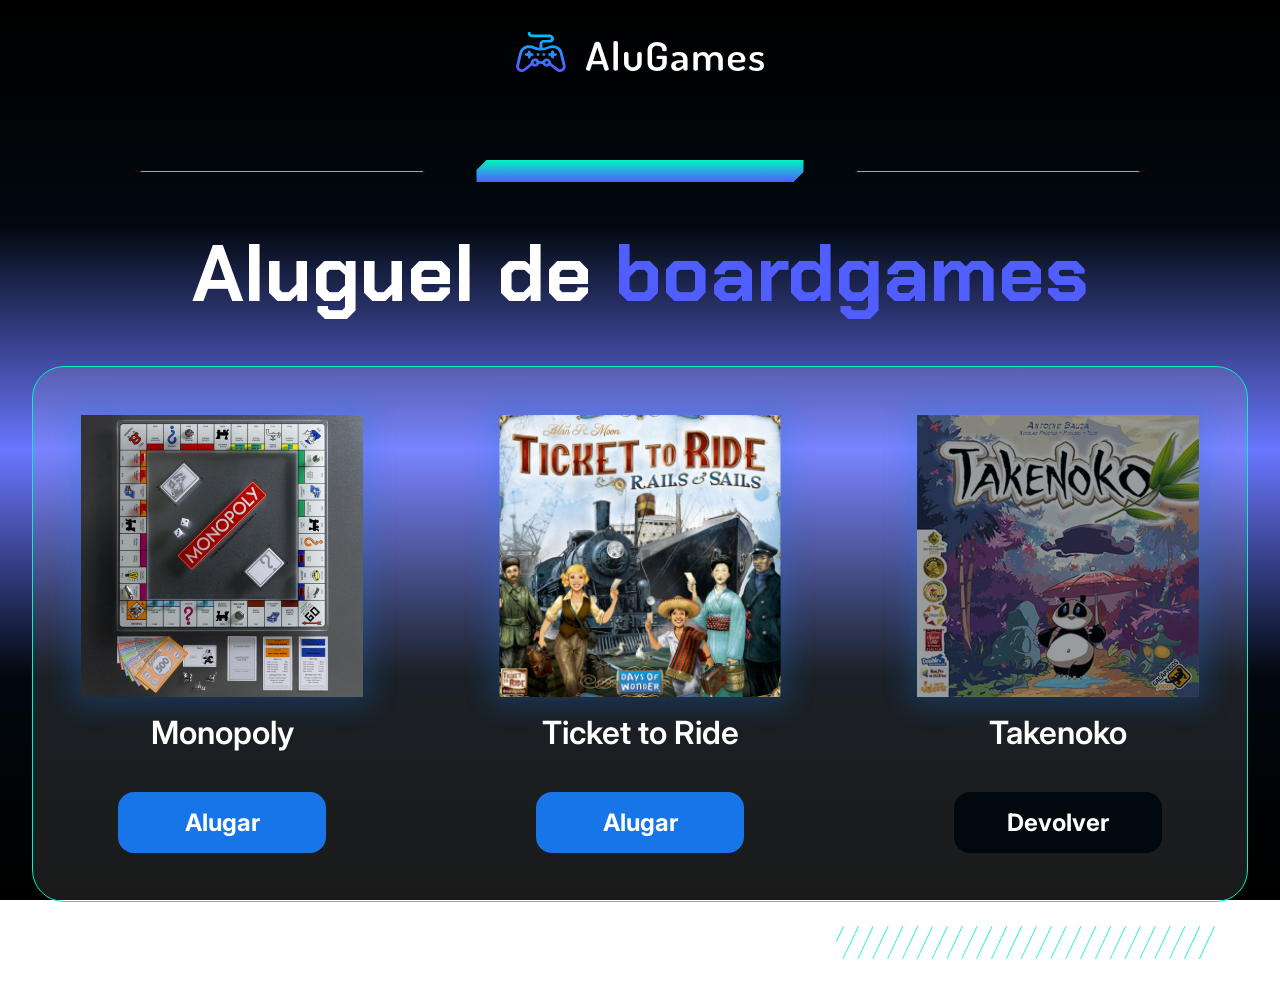
<file: 3411-praticando-logica-projeto_inicial/alugames/index.html>
<!DOCTYPE html>
<html lang="en">

<head>
    <meta charset="UTF-8">
    <meta name="viewport" content="width=device-width, initial-scale=1.0">
    <title>AluGames</title>
    <link rel="stylesheet" href="css/main.css">
</head>

<body class="body">
    <main class="container main">
        <img src="img/logo.svg" alt="Logo AluGames">
        <section class="divisor">
            <div class="divisor__line"></div>
            <img src="img/fade_bar.svg" alt="Visual bar" class="divisor__bar">
            <div class="divisor__line"></div>
        </section>
        <h1 class="page-title">Aluguel de <span class="page-title__emphasis">boardgames</span></h1>
        <section class="dashboard">
            <ul class="dashboard__items">
                <li class="dashboard__items__item" id="game-1">
                    <div class="dashboard__item__img">
                        <img src="img/monopoly.png" alt="Capa jogo Monopoly">
                    </div>
                    <p class="dashboard__item__name">Monopoly</p>
                    <a onclick="alterarStatus(1)" href="#" class="dashboard__item__button">Alugar</a>
                </li>
                <li class="dashboard__items__item" id="game-2">
                    <div class="dashboard__item__img">
                        <img src="img/ticket_to_ride.png" alt="Capa jogo Ticket to Ride">
                    </div>
                    <p class="dashboard__item__name">Ticket to Ride</p>
                    <a onclick="alterarStatus(2)" href="#" class="dashboard__item__button">Alugar</a>
                </li>
                <li class="dashboard__items__item" id="game-3">
                    <div class="dashboard__item__img dashboard__item__img--rented">
                        <img src="img/takenoko.png" alt="Capa jogo Takenoko">
                    </div>
                    <p class="dashboard__item__name">Takenoko</p>
                    <a onclick="alterarStatus(3)" href="#" class="dashboard__item__button dashboard__item__button--return">Devolver</a>
                </li>
            </ul>
        </section>
        <img src="img/hachuras.svg" alt="Visual hachuras" class="hachuras">
    </main>

    <script src="js/app.js"></script>
</body>

</html>
</file>
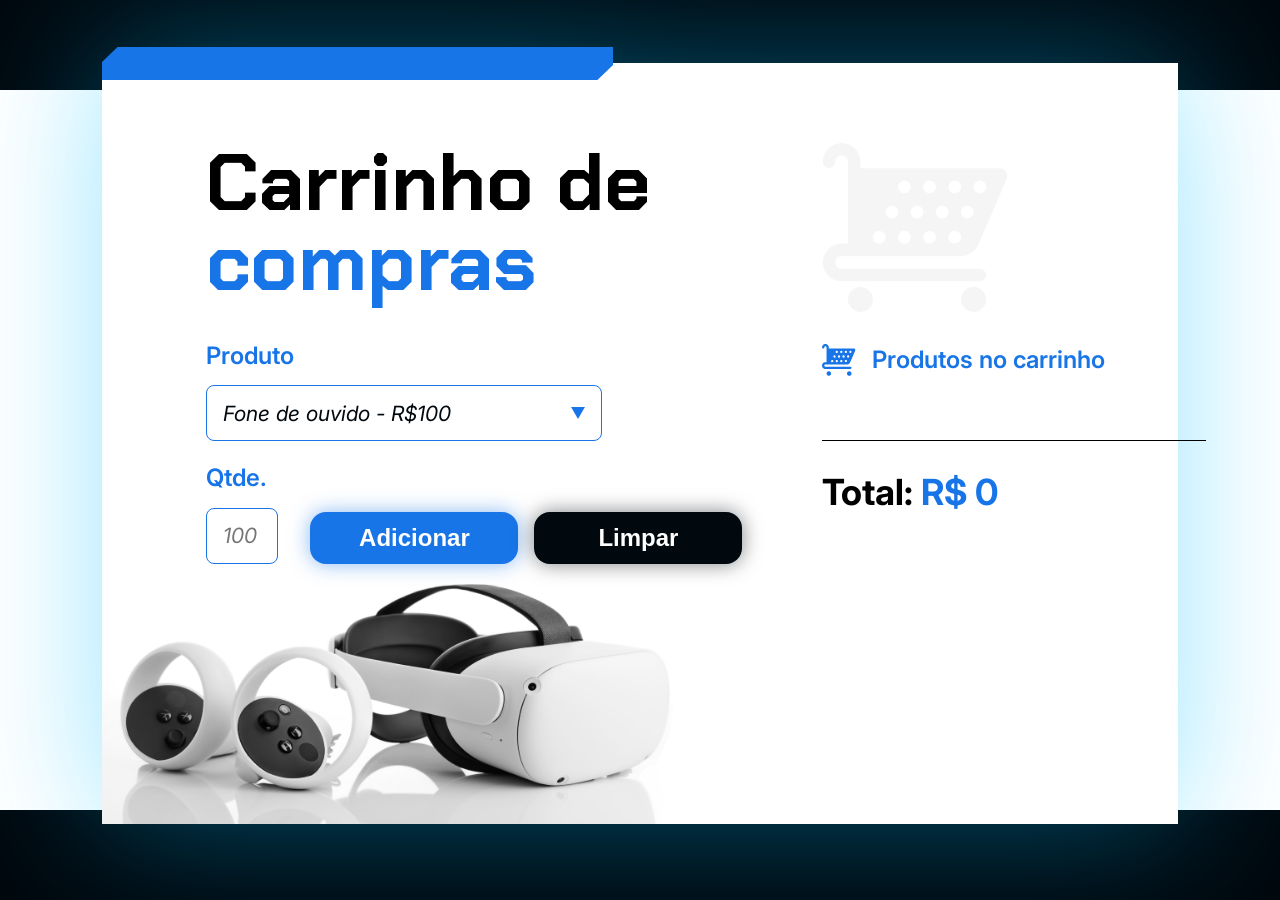
<file: 3411-praticando-logica-projeto_inicial/carrinho-compras/index.html>
<!DOCTYPE html>
<html lang="en">

<head>
  <meta charset="UTF-8">
  <meta name="viewport" content="width=device-width, initial-scale=1.0">

  <link rel="preconnect" href="https://fonts.googleapis.com">
  <link rel="preconnect" href="https://fonts.gstatic.com" crossorigin>
  <link href="https://fonts.googleapis.com/css2?family=Chakra+Petch:wght@700&family=Inter:wght@400;600;700&display=swap"
    rel="stylesheet">
  <link rel="stylesheet" href="style.css">

  <title>Carrinho de compras</title>
</head>

<body>
  <main class="conteudo-principal">
    <div class="grafismo-azul"></div>
    <section class="adicionar-produto">
      <h1 class="titulo">
        Carrinho de <span class="texto-azul">compras</span>
      </h1>

      <form class="formulario">
        <label class="campo-grupo">
          <span class="texto-medio-azul">Produto</span>
          <select class="produto-input" name="produto" id="produto">
            <option value="Fone de ouvido - R$100">Fone de ouvido - R$100</option>
            <option value="Celular - R$1400">Celular - R$1400</option>
            <option value="Oculus VR - R$5000">Oculus VR - R$5000</option>
          </select>
          </div>
        </label>

        <section class="parte-inferior">
          <label class="campo-grupo">
            <span class="texto-medio-azul">Qtde.</span>
            <input class="quantidade-input" id="quantidade" type="number" placeholder="100">
          </label>

          <section class="botoes-wrapper">
            <button onclick="adicionar()" type="button" class="botao-form botao-adicionar">Adicionar</button>
            <button onclick="limpar()" type="button" class="botao-form botao-limpar">Limpar</button>
          </section>
        </section>
      </form>
    </section>
    <section class="carrinho">
      <img src="./assets/carrinho-cinza.svg" alt="Imagem de um carrinho de compras cinza">

      <div class="titulo-wrapper">
        <img src="./assets/icone-carrinho.svg" alt="ícone de carrinho">

        <h2 class="carrinho__titulo">Produtos no carrinho</h2>
      </div>

      <section class="carrinho__produtos" id="lista-produtos">
        <section class="carrinho__produtos__produto">
          <span class="texto-azul">1x</span> Celular <span class="texto-azul">R$1400</span>
        </section>
      </section>

      <div class="divisoria"></div>

      <p class="carrinho__total">
        Total: <span class="texto-azul" id="valor-total">R$1400</span>
      </p>
    </section>
  </main>

  <script src="js/app.js"></script>
</body>

</html>
</file>
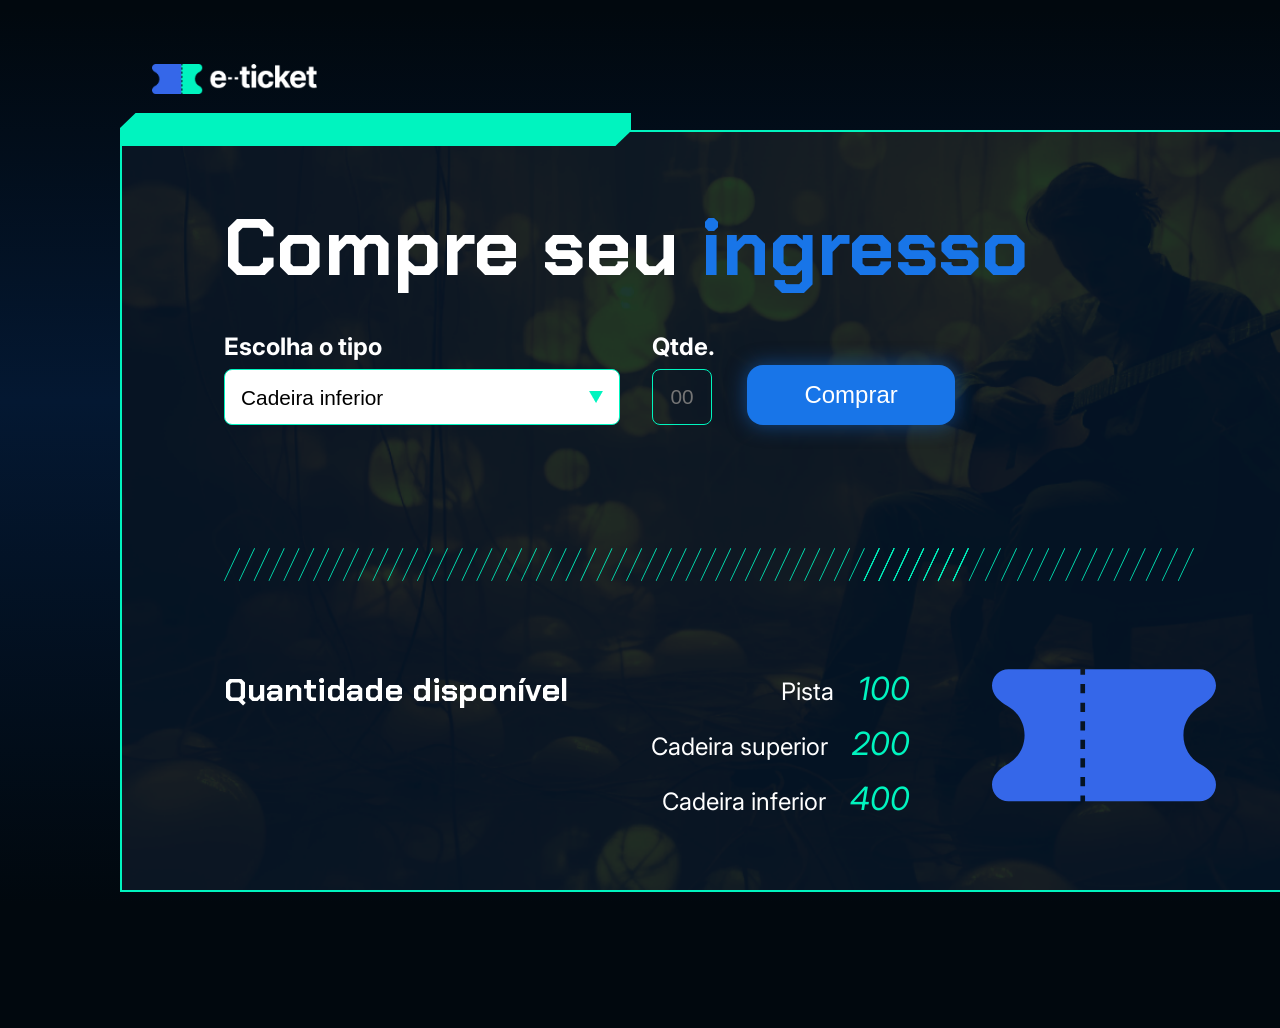
<file: 3411-praticando-logica-projeto_inicial/ingresso/index.html>
<!DOCTYPE html>
<html lang="pt-BR">

<head>
    <meta charset="UTF-8">
    <meta name="viewport" content="width=device-width, initial-scale=1.0">
    <link rel="preconnect" href="https://fonts.googleapis.com">
    <link rel="preconnect" href="https://fonts.gstatic.com" crossorigin>
    <link href="https://fonts.googleapis.com/css2?family=Chakra+Petch:wght@700&family=Inter:wght@400;700&display=swap" rel="stylesheet">
    <link rel="stylesheet" href="./styles/_reset.css">
    <link rel="stylesheet" href="./styles/style.css">
    <title>e-Ticket</title>
</head>

<body>
    <header>
        <img class="logo" src="./assets/PNG/Logo e-tricket.png" alt="Logo">
    </header>
    <main class="container">

        <div class="grafismo"></div>
        <h1>Compre seu <span>ingresso</span></h1>
        <form action="">
            <label class="input-group">
                Escolha o tipo
                <select name="tipo-ingresso" id="tipo-ingresso">
                    <option value="inferior">Cadeira inferior</option>
                    <option value="superior">Cadeira superior</option>
                    <option value="pista">Pista</option>
                </select>
            </label>
            <label class="input-group">Qtde.
                <input type="number" id="qtd" placeholder="00" min="1" max="10">
            </label>
            <button onclick="comprar()" type="button">Comprar</button>
        </form>
        <img class="hachuras" src="./assets/SVG/Hachuras.svg" alt="">
        <section>
            <h2>Quantidade disponível</h2>

            <ul class="lista">
                <li>Pista<span id="qtd-pista">100</span></li>
                <li>Cadeira superior<span id="qtd-superior">200</span></li>
                <li>Cadeira inferior<span id="qtd-inferior">400</span></li>
                
            </ul>
            <img src="./assets/Ingresso.svg" alt="">
        </section>
    </main>

    <script src="js/app.js"></script>
</body>

</html>
</file>
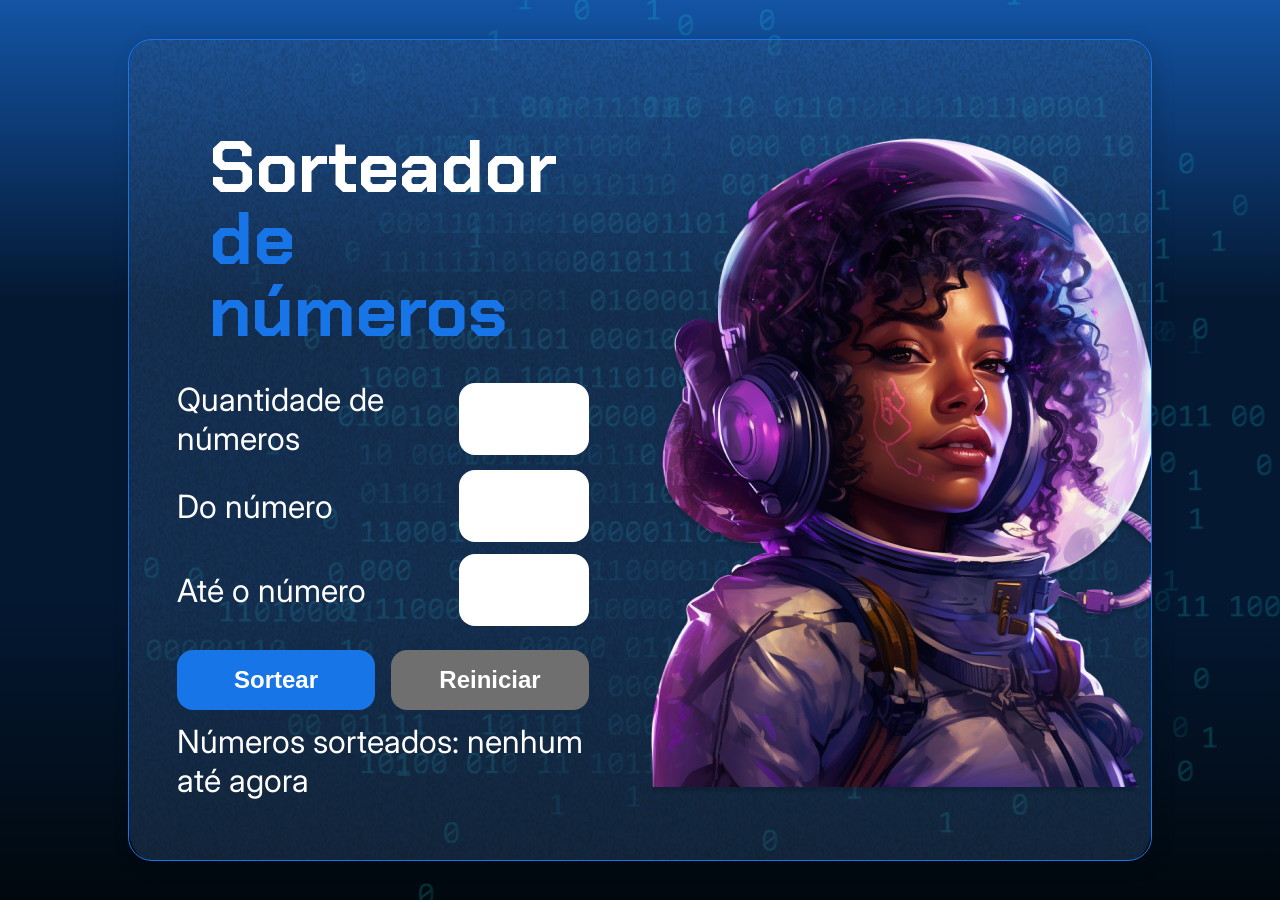
<file: 3411-praticando-logica-projeto_inicial/sorteador-numerosalua 1/index.html>
<!DOCTYPE html>
<html lang="pt-br">

<head>
    <meta charset="UTF-8">
    <meta name="viewport" content="width=device-width, initial-scale=1.0">
    <link rel="preconnect" href="https://fonts.googleapis.com">
    <link rel="preconnect" href="https://fonts.gstatic.com" crossorigin>
    <link href="https://fonts.googleapis.com/css2?family=Chakra+Petch:wght@700&family=Inter:wght@400;700&display=swap" rel="stylesheet">
    <link rel="stylesheet" href="style.css">
    <title>Sorteador de números</title>
</head>

<body>
    <div class="container">
        <div class="container__conteudo">
            <div class="container__informacoes">
                <div class="container__texto">
                    <h1>Sorteador<span class="container__texto-azul"> de números</span></h1>

                    <div class="container__campo">
                        <label class="texto__paragrafo">Quantidade de números</label>
                        <input class="container__input" id="quantidade" type="number" min="1">
                    </div>
                    
                    <div class="container__campo">
                        <label class="texto__paragrafo">Do número</label>
                        <input class="container__input" id="de" type="number" min="1">
                    </div>
                    
                    <div class="container__campo">
                        <label class="texto__paragrafo">Até o número</label>
                        <input class="container__input" id="ate" type="number" min="1">
                    </div>
                </div>
                
                <div class="chute container__botoes">
                    <button onclick="sortear()" id="btn-sortear" class="container__botao">Sortear</button>
                    <button onclick="reiniciar()" id="btn-reiniciar" class="container__botao-desabilitado" >Reiniciar</button>
                </div>

                <div class="container__texto" id="resultado">
                    <label class="texto__paragrafo">Números sorteados:  nenhum até agora</label>
                </div>
            </div>

            <img src="./img/ia.png" alt="Uma pessoa com capacete de astronauta" class="container__imagem-pessoa" />
        </div>
    </div>

    <script src="app.js" defer></script>
</body>

</html>
</file>
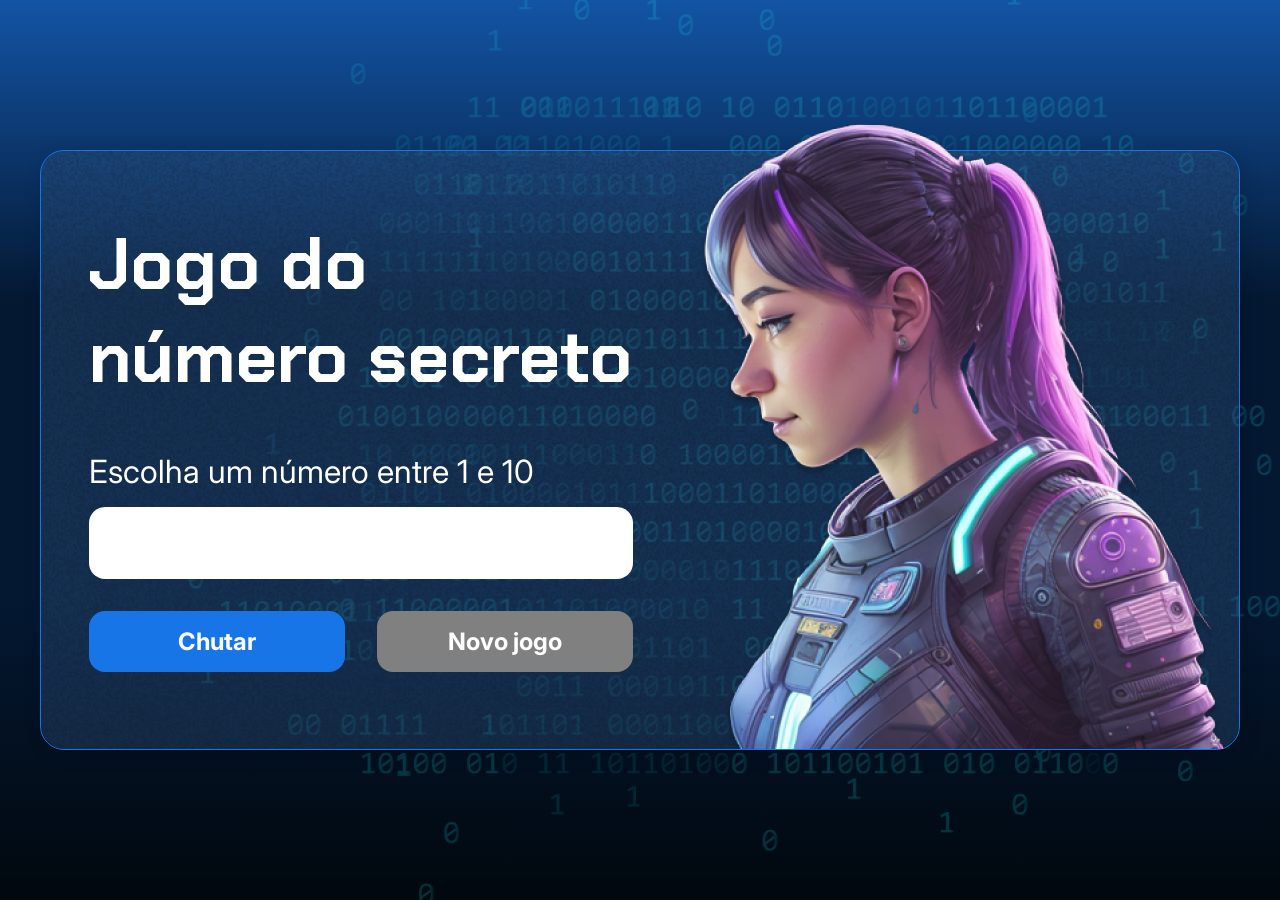
<file: curso 2 aulas/js-curso-2-aula_1/index.html>
<!DOCTYPE html>
<html lang="pt-br">

<head>
    <meta charset="UTF-8">
    <meta name="viewport" content="width=device-width, initial-scale=1.0">
    <script src="https://code.responsivevoice.org/responsivevoice.js"></script>
    <link rel="preconnect" href="https://fonts.googleapis.com">
    <link rel="preconnect" href="https://fonts.gstatic.com" crossorigin>
    <link href="https://fonts.googleapis.com/css2?family=Chakra+Petch:wght@700&family=Inter:wght@400;700&display=swap"
        rel="stylesheet">
    <link rel="stylesheet" href="style.css">
    <title>JS Game</title>
</head>

<body>

    <div class="container">
        <div class="container__conteudo">
            <div class="container__informacoes">
                <div class="container__texto">
                    <h1>Adivinhe o <span class="container__texto-azul">numero secreto</span></h1>
                    <p class="texto__paragrafo">Escolha um número entre 1 a 10</p>
                </div>
                <input type="number" min="1" max="10" class="container__input">
                <div class="chute container__botoes">
                    <button onclick="verificarChute()" class="container__botao">Chutar</button>
                    <button onclick="" id="reiniciar" class="container__botao" disabled>Novo jogo</button>
                </div>
            </div>
            <img src="./img/ia.png" alt="Uma pessoa olhando para a esquerda" class="container__imagem-pessoa" />
        </div>
    </div>




    <script src="app.js" defer></script>
</body>

</html>
</file>
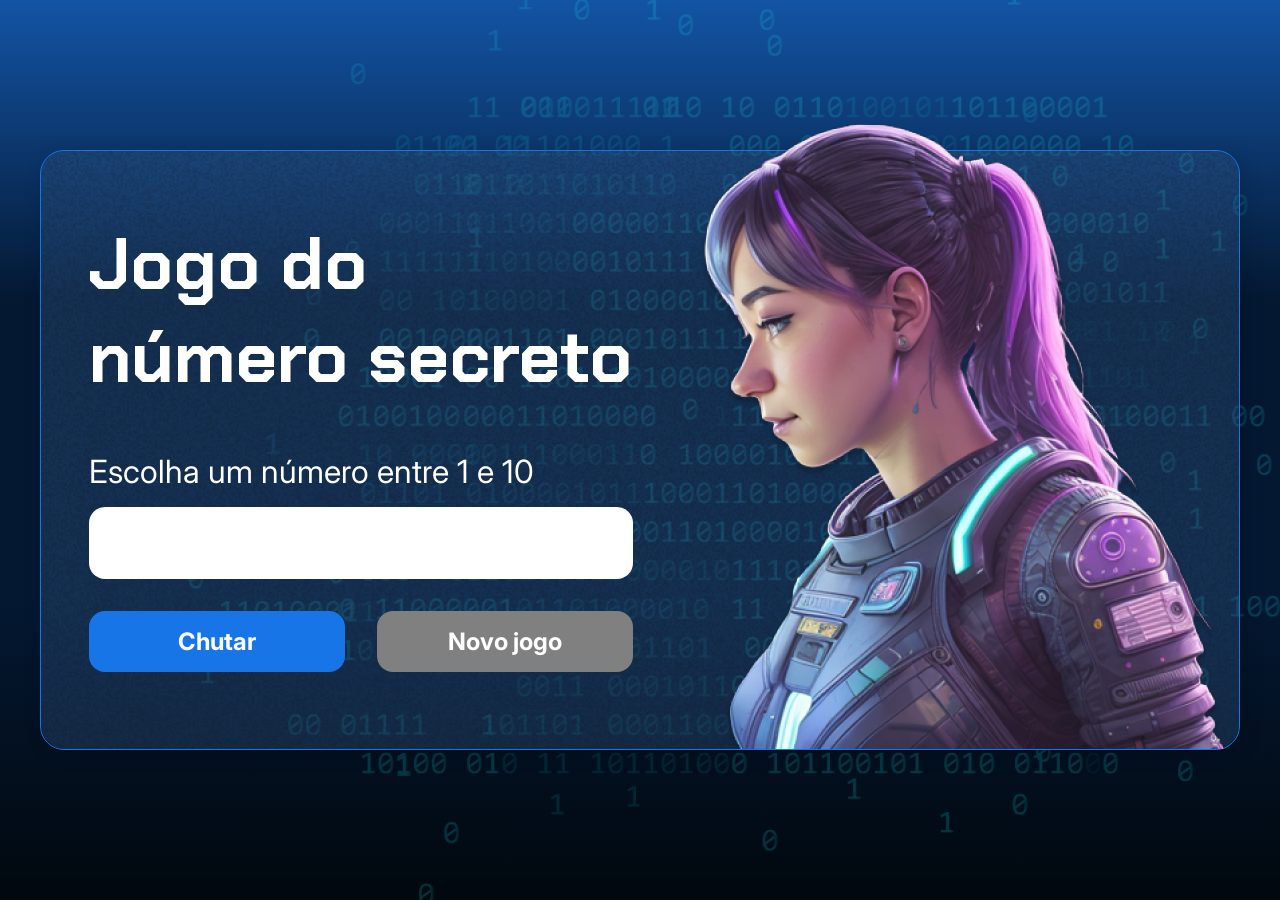
<file: curso 2 aulas/js-curso-2-aula_2/index.html>
<!DOCTYPE html>
<html lang="pt-br">

<head>
    <meta charset="UTF-8">
    <meta name="viewport" content="width=device-width, initial-scale=1.0">
    <script src="https://code.responsivevoice.org/responsivevoice.js"></script>
    <link rel="preconnect" href="https://fonts.googleapis.com">
    <link rel="preconnect" href="https://fonts.gstatic.com" crossorigin>
    <link href="https://fonts.googleapis.com/css2?family=Chakra+Petch:wght@700&family=Inter:wght@400;700&display=swap"
        rel="stylesheet">
    <link rel="stylesheet" href="style.css">
    <title>JS Game</title>
</head>

<body>

    <div class="container">
        <div class="container__conteudo">
            <div class="container__informacoes">
                <div class="container__texto">
                    <h1>Adivinhe o <span class="container__texto-azul">numero secreto</span></h1>
                    <p class="texto__paragrafo">Escolha um número entre 1 a 10</p>
                </div>
                <input type="number" min="1" max="10" class="container__input">
                <div class="chute container__botoes">
                    <button onclick="verificarChute()" class="container__botao">Chutar</button>
                    <button onclick="" id="reiniciar" class="container__botao" disabled>Novo jogo</button>
                </div>
            </div>
            <img src="./img/ia.png" alt="Uma pessoa olhando para a esquerda" class="container__imagem-pessoa" />
        </div>
    </div>




    <script src="app.js" defer></script>
</body>

</html>
</file>
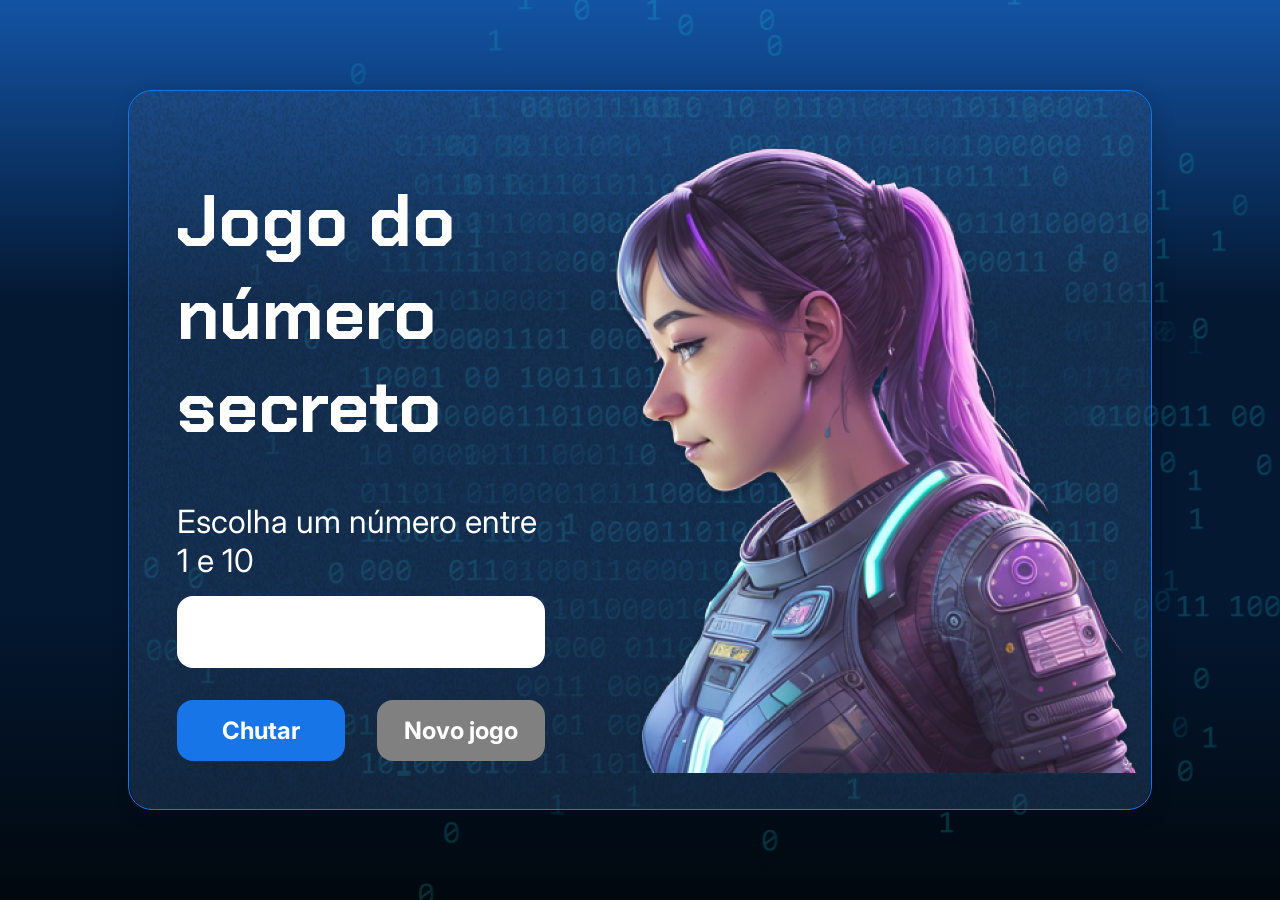
<file: curso 2 aulas/js-curso-2-aula_3/index.html>
<!DOCTYPE html>
<html lang="pt-br">

<head>
    <meta charset="UTF-8">
    <meta name="viewport" content="width=device-width, initial-scale=1.0">
    <script src="https://code.responsivevoice.org/responsivevoice.js"></script>
    <link rel="preconnect" href="https://fonts.googleapis.com">
    <link rel="preconnect" href="https://fonts.gstatic.com" crossorigin>
    <link href="https://fonts.googleapis.com/css2?family=Chakra+Petch:wght@700&family=Inter:wght@400;700&display=swap"
        rel="stylesheet">
    <link rel="stylesheet" href="style.css">
    <title>JS Game</title>
</head>

<body>

    <div class="container">
        <div class="container__conteudo">
            <div class="container__informacoes">
                <div class="container__texto">
                    <h1>Adivinhe o <span class="container__texto-azul">numero secreto</span></h1>
                    <p class="texto__paragrafo">Escolha um número entre 1 a 10</p>
                </div>
                <input type="number" min="1" max="10" class="container__input">
                <div class="chute container__botoes">
                    <button onclick="verificarChute()" class="container__botao">Chutar</button>
                    <button onclick="reiniciarJogo()" id="reiniciar" class="container__botao" disabled>Novo jogo</button>
                </div>
            </div>
            <img src="./img/ia.png" alt="Uma pessoa olhando para a esquerda" class="container__imagem-pessoa" />
        </div>
    </div>




    <script src="app.js" defer></script>
</body>

</html>
</file>
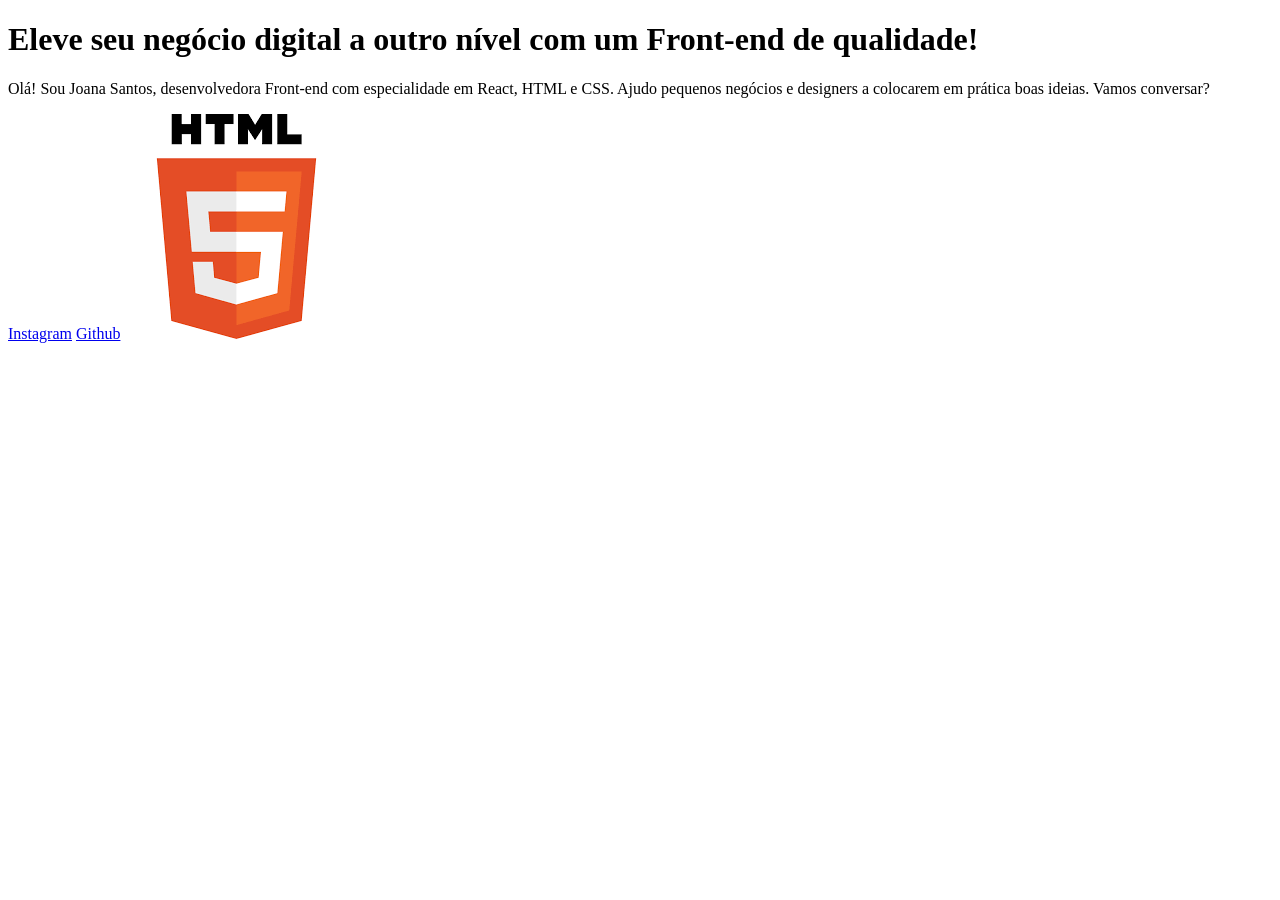
<file: curso 3 HTML e CSS/Portifolio-HTML-e-CSS-aula_2/index.html>
<!DOCTYPE html>
<html lang="pt-br">

<head>
    <meta charset="UTF-8">
    <meta http-equiv="X-UA-Compatible" content="IE=edge ">
    <meta name="viewport" content="width=device-width, initial-scale=1.0">
    <title>Portifolio</title>
</head>

<body>
    <header></header>
    <main>
        <h1>Eleve seu negócio digital a outro nível <strong>com um Front-end de qualidade!</h1></strong>
        <p>Olá! Sou Joana Santos, desenvolvedora Front-end com especialidade em React, HTML e CSS. Ajudo pequenos
            negócios e designers a colocarem em prática boas ideias. Vamos conversar?</p>
            <a href="https://instagram.com/paulo_px6">Instagram</a>
            <a href="https://github/com/Paulo-exp">Github</a>
            <img src="html.png" alt="Foto do html 5">
    </main>
    <footer></footer>
</body>

</html>
</file>
<file: 3411-praticando-logica-projeto_inicial/alugames/css/main.css>
@import url(_reset.css);
@import url('https://fonts.googleapis.com/css2?family=Chakra+Petch:wght@700&family=Inter:wght@600;700&display=swap');

.body {
    color: #FFFFFF;

    min-height: 100vh;

    background: rgb(0, 0, 0);
    background: linear-gradient(to bottom, rgba(0, 0, 0, 1) 0%, rgba(1, 8, 14, 1) 25%, rgba(80, 94, 255, 0.85) 50%, rgba(1, 8, 14, 1) 75%, rgba(0, 0, 0, 1) 100%);
    background-repeat: no-repeat;
    background-attachment: fixed;

    display: flex;
    flex-direction: column;
    justify-content: center;

    padding: 2rem;
}

@media screen and (min-width: 1440px) {
    .body {
        padding: 2rem calc((100vw - 1086px)/2);
    }
}

.main {
    display: flex;
    flex-direction: column;
    align-items: center;
}

.divisor {
    display: flex;
    gap: 53px;
    align-items: center;

    margin: 88px 0px 40px;
}

.divisor__line {
    height: 1px;
    width: 282px;
    background-color: #00F4BF;
}

.page-title {
    font-family: 'Chakra Petch', sans-serif;
    font-weight: 700;
    font-size: 5rem;

    margin-bottom: 2.5rem;
}

.page-title__emphasis {
    color: #505EFF;
}

.dashboard {
    background-color: rgba(255, 255, 255, 0.1);

    border-radius: 2rem;
    border-width: 1px;
    border-style: solid;
    border-color: #00F4BF;

    padding: 3rem;
    width: 100%;
}

.dashboard__items {
    display: flex;
    justify-content: space-between;
}

.dashboard__items__item {
    display: flex;
    flex-direction: column;
    align-items: center;
    justify-content: flex-start;

    font-family: 'Inter', sans-serif;
}

.dashboard__item__img {
    box-shadow: 0px 0px 24px 8px rgba(24, 118, 232, 0.25);

    margin-bottom: 1rem;
}

.dashboard__item__img--rented {
    position: relative;
}

.dashboard__item__img--rented::after {
    content: "";
    display: block;
    width: 100%;
    height: 100%;

    position: absolute;
    top: 0;
    
    background-color: rgba(1, 8, 14, 0.4);
}

.dashboard__item__name {
    font-weight: 600;
    font-size: 2rem;

    margin-bottom: 2.5rem;
}

.dashboard__item__button {
    display: flex;
    justify-content: center;

    font-weight: 700;
    font-size: 1.5rem;

    padding: 1rem 1.5rem;
    min-width: 13rem;

    border-radius: 1rem;

    background-color: #1875E8;
}

.dashboard__item__button--return {
    background-color: #01080E;
}

.hachuras {
    margin-top: 1.5rem;
    margin-right: 33px;
    align-self: flex-end;
}
</file>
<file: 3411-praticando-logica-projeto_inicial/carrinho-compras/style.css>
* {
  margin: 0;
  padding: 0;
  box-sizing: border-box;
}

body {
  min-height: 100vh;
  height: auto;
  background: linear-gradient(to bottom,
      #01080E 10%,
      #FFF 10%,
      #FFF 90%,
      #01080E 90%);
  padding: 7vh 8vw 5vh;
  font-family: 'Inter', sans-serif;
  font-size: 16px;
}

button {
  background: inherit;
  color: inherit;
  border: 0;
}

select {
  appearance: none;
}

input[type="number"]::-webkit-outer-spin-button,
input[type="number"]::-webkit-inner-spin-button {
    -webkit-appearance: none;
    margin: 0;
}

input[type="number"] {
    appearance: textfield;
}

.texto-medio-azul {
  color: var(--Light-Blue, #1875E8);
  font-size: 1.5rem;
  font-style: normal;
  font-weight: 600;
  line-height: 110%; /* 1.65rem */
}

.conteudo-principal {
  filter: drop-shadow(0px 0px 70px rgba(2, 189, 255, 0.40));
  min-height: 100%;
  padding: 5rem 6.5rem;
  
  display: grid;
  grid-template-columns: 1.375fr 1fr;
  column-gap: 5rem;

  background: white url('./assets/oculos.png') no-repeat bottom left;
  background-size: auto 40%;

  position: relative;
  background-position: left bottom -40px;
}

.grafismo-azul {
  position: absolute;
  width: 31.9375rem;
  height: 2.0625rem;
  background-image: url('./assets/grafismo-azul.svg');
  top: -1rem;
}

.titulo {
  font-family: 'Chakra Petch', sans-serif;
  font-size: 5rem;
  font-style: normal;
  font-weight: 700;
  line-height: 100%;
  margin-bottom: 2.5rem;
}

.texto-azul {
  color: #1875E8;
}

.formulario {
  display: flex;
  flex-direction: column;
  align-items: flex-start;
  gap: 1.5rem;
}

.formulario .campo-grupo {
  display: flex;
  flex-direction: column;
  align-items: flex-start;
  gap: 1rem;
}

.produto-input {
  width: 24.75rem;
  height: 3.5rem;
  padding: 1rem;
  border-radius: 0.5rem;
  border: 1px solid var(--Light-Blue, #1875E8);

  color: var(--Void, #01080E);
  font-family: Inter;
  font-size: 1.3125rem;
  font-style: italic;
  font-weight: 400;
  line-height: 110%;
  
  background: url('./assets/arrow-down.svg') no-repeat right 1rem top 50%;
}

.dropdown {
  width: 3.375rem;
  height: 3.5rem;
  padding: 1rem;
  justify-content: center;
  align-items: center;
  gap: 0.625rem;
  border-radius: 0rem 0.5rem 0.5rem 0rem;
  border: 1px solid var(--Light-Blue, #1875E8);
  cursor: pointer;
}

.formulario > .parte-inferior {
  display: flex;
  align-items: flex-end;
  gap: 2rem;
}

.quantidade-input {
  display: flex;
  height: 3.5rem;
  padding: 1rem;
  width: 4.5rem;
  border-radius: 0.5rem;
  border: 1px solid var(--Light-Blue, #1875E8);

  color: var(--Void, #01080E);
  font-family: Inter;
  font-size: 1.3125rem;
  font-style: italic;
  font-weight: 400;
  line-height: 110%;
}

.botoes-wrapper {
  display: flex;
  align-items: flex-end;
  gap: 1rem;
}

.botao-form {
  display: flex;
  flex-direction: column;
  justify-content: center;
  align-items: center;
  width: 13rem;
  height: 3.25rem;
  padding: 1rem 1.5rem;
  gap: 0.625rem;
  border-radius: 1rem;
  cursor: pointer;
}

.botao-adicionar {
  background: var(--Light-Blue, #1875E8);
  box-shadow: 0px 0px 20px 0px rgba(24, 117, 232, 0.50);

  color: var(--Branco, #FFF);
  font-size: 1.5rem;
  font-weight: 700;
  line-height: normal;
}

.botao-limpar {
  border-radius: 1rem;
  background: var(--Void, #01080E);
  box-shadow: 0px 0px 20px 0px rgba(1, 8, 14, 0.50);

  color: var(--Branco, #FFF);
  font-size: 1.5rem;
  font-weight: 700;
  line-height: normal;
}

.carrinho {
  display: flex;
  width: 24rem;
  flex-direction: column;
  align-items: flex-start;
  gap: 2rem;
}

.titulo-wrapper {
  display: flex;
  align-items: center;
  gap: 1rem;
}

.carrinho__titulo {
  color: var(--Light-Blue, #1875E8);
  font-family: Inter;
  font-size: 1.5rem;
  font-style: normal;
  font-weight: 600;
  line-height: 110%; /* 1.65rem */
}

.carrinho__produtos {
  display: flex;
  flex-direction: column;
  align-items: flex-start;
  gap: 1rem;
}

.carrinho__produtos__produto {
  font-size: 1.3125rem;
  font-style: italic;
  font-weight: 400;
  line-height: 110%; /* 1.44375rem */
}

.divisoria {
  width: 24rem;
  height: 0.0625rem;
  background: #000;
}

.carrinho__total {
  font-size: 2.25rem;
  font-weight: 700;
  line-height: 110%; /* 2.475rem */
}

.adicionar-produto {
  padding-bottom: 180px;
}
</file>
<file: 3411-praticando-logica-projeto_inicial/ingresso/styles/style.css>
body {
    width: 1440px;
    height: 100vh;
    background: linear-gradient(180deg, rgba(1, 8, 14, 1) 1%, rgba(4, 24, 50, 1) 39%, rgba(1, 8, 14, 1) 88%);
    margin: 5% auto;
    color: #fff;
}

header {
    width: 1200px;
    margin: 2rem auto;
}

header .logo {
    width: 196.8px;
    padding-left: 2rem;
}

main.container {
    width: 1200px;
    height: auto;
    border: 2px solid #00F4BF;
    margin: 0 auto;
    padding: 4.5rem 6.38rem;
    background-image: url('../assets/PNG/Imagem\ com\ borda.png');
    background-size: cover;
    position: relative;
}

main.container .grafismo {
    background: url('../assets/SVG/Grafismo\ verde.svg');
    width: 31.9375rem;
    height: 2.0625rem;
    position: absolute;
    top: -19px;
    left: -2px;
}

main.container h1 {
    font-family: 'Chakra Petch', sans-serif;
    font-size: 5rem;
    line-height: 110%;
}

main.container h1 span {
    color: #1875E8;
}

form {
    display: flex;
    align-items: flex-end;
    gap: 2rem;
    margin: 2.5rem 0;
}

form .input-group {
    display: flex;
    flex-direction: column;
    align-items: flex-start;
    gap: .5rem;

    font-family: 'Inter', sans-serif;
    font-weight: 700;
    font-size: 1.5rem;
}

form .input-group select,
form .input-group input {
    background: none;
    color: white;
    border: 1px solid #00F4BF;
    border-radius: .5rem;
    height: 3.5rem;
    padding: .5rem 1rem;
    font-size: 1.3rem;
}

form .input-group select {
    width: 24.75rem;
    appearance: none;
    background: url('../assets/PNG/Arrow\ down.png') no-repeat right 1rem top 50%;
    color: black;
    background-color: white;
}

form .input-group input {
    width: 60px;
}

form .input-group input::placeholder {
    text-align: center;
}

form button {
    color: white;
    font-size: 1.5rem;
    border: none;
    background-color: #1875E8;
    padding: 1rem 1.5rem;
    border-radius: 1rem;
    width: 13rem;
    box-shadow: 0px 0px 20px 0px rgba(24, 117, 232, 0.50);
    cursor: pointer;
}

.hachuras {
    margin: 5.19rem 0;
}

.container section {
    display: flex;
    justify-content: space-between;
    align-items: flex-start;
    align-self: stretch;
}

.container section h2 {
    font-size: 2rem;
}

.container section ul {
    display: flex;
    flex-direction: column;
    align-items: flex-end;
    gap: 1rem;

    font-size: 1.5rem;
    font-family: 'Inter', sans-serif;
    font-weight: 400;
}

.container section ul li span {
    color: #00F4BF;
    font-style: italic;
    font-size: 2rem;
    padding-left: 1.5rem;
}
</file>
<file: 3411-praticando-logica-projeto_inicial/sorteador-numerosalua 1/style.css>
* {
    box-sizing: border-box;
    margin: 0;
    padding: 0;
    color: white;
}

body {
    background: linear-gradient(#1354A5 0%, #041832 33.33%, #041832 66.67%, #01080E 100%);
    height: 100vh;
    display: flex;
    align-items: center;
    justify-content: center;
}

body::before {
    background-image: url("img/code.png");
    background-repeat: no-repeat;
    background-position: right;
    content: "";
    display: block;
    position: absolute;
    width: 100%;
    height: 100%;
    opacity: 0.4;
}

.container {
    width: 80%;
    min-height: 50vh;
    display: flex;
    align-items: center;
    justify-content: space-between;
    border-radius: 24px;
    border: 1px solid #1875E8;
    box-shadow: 4px 4px 20px 0px rgba(1, 8, 14, 0.15);
    background-image: url("img/Ruido.png");
    background-size: 100% 100%;
    position: relative;
    overflow: hidden;
}

.container__conteudo {
    display: flex;
    align-items: center;
    position: relative;
    width: 100%;
}

.container__informacoes {
    flex: 1;
    padding: 3rem;
}

.container__texto {
    margin: 12px 0;
    display: flex;
    flex-direction: column;
}

.container__texto-azul {
    color: #1875E8;
    display: block;

}

.container__campo {
    display: flex;
    align-items: center;
    justify-content: space-between;
    margin-bottom: 12px;
}

.container__input {
    width: 130px;
    height: 72px;
    border-radius: 16px;
    background-color: #FFF;
    border: none;
    color: #1875E8;
    padding: 2rem;
    font-size: 24px;
    font-weight: 700;
    font-family: 'Inter', sans-serif;
}

.container__botoes {
    display: flex;
    flex-direction: row;
    gap: 1em;
}

.container__botao {
    border-radius: 16px;
    background: #1875E8;
    padding: 16px 24px;
    font-size: 24px;
    width: 100%;
    font-weight: 700;
    border: none;
    cursor: pointer;
}

.container__botao-desabilitado {
    border-radius: 16px;
    background: #6f6f70;
    padding: 16px 24px;
    font-size: 24px;
    width: 100%;
    font-weight: 700;
    border: none;
    cursor: not-allowed;
}

h1 {
    font-family: 'Chakra Petch', sans-serif;
    font-size: 72px;
    font-style: normal;
    font-weight: 700;
    line-height: 100%;
    padding: 2rem;
}

.texto__paragrafo {
    color: #FFF;
    font-family: 'Inter';
    font-size: 32px;
    font-style: normal;
    font-weight: 400;
    line-height: normal;
}

.container__imagem-pessoa {
    max-width: 100%;
    height: auto;
    margin-top: 2rem;
}

button:disabled {
    background-color: gray;
}

@media screen and (max-width: 1250px) {
    .container__imagem-pessoa {
        display: none;
    }

    h1 {
        font-size: 50px;
    }
}
</file>
<file: curso 2 aulas/js-curso-2-aula_1/style.css>
* {
    box-sizing: border-box;
    margin: 0;
    padding: 0;
    color: white;
}

body {
    background: linear-gradient(#1354A5 0%, #041832 33.33%, #041832 66.67%, #01080E 100%);
    height: 100vh;
    display: flex;
    align-items: center;
    justify-content: center;
}


body::before {
    background-image: url("img/code.png");
    background-repeat: no-repeat;
    background-position: right;
    content: "";
    display: block;
    position: absolute;
    width: 100%;
    height: 100%;
    opacity: 0.4;
}

.container {
    width: 1200px;
    height: 600px;
    display: flex;
    align-items: center;
    justify-content: space-between;
    border-radius: 24px;
    border: 1px solid #1875E8;
    box-shadow: 4px 4px 20px 0px rgba(1, 8, 14, 0.15);
    background-image: url("img/Ruido.png");
    background-size: 100% 100%;
    position: relative;
}


.container__conteudo {
    display: flex;
    align-items: center;
    position: absolute;
    bottom: 0;
}

.container__informacoes {
    flex: 1;
    padding: 3rem;
}

.container__botao {
    border-radius: 16px;
    background: #1875E8;
    padding: 16px 24px;
    width: 100%;
    font-size: 24px;
    font-weight: 700;
    border: none;
    margin-top: 2rem;
}

button:disabled {
    background-color: gray;
}

.container__texto {
    margin: 16px 0 16px 0;
}

.container__texto-azul {
    color: #1875E8;
}

.container__input {
    width: 100%;
    height: 72px;
    border-radius: 16px;
    background-color: #FFF;
    border: none;
    color: #1875E8;
    padding: 2rem;
    font-size: 24px;
    font-weight: 700;
    font-family: 'Inter', sans-serif;
}

.container__botoes {
    display: flex;
    gap: 2em;
}

h1 {
    font-family: 'Chakra Petch', sans-serif;
    font-size: 72px;
    padding-bottom: 3rem;
}

p,
button {
    font-family: 'Inter', sans-serif;
}

.texto__paragrafo {
    font-size: 32px;
    font-weight: 400;
}
</file>
<file: curso 2 aulas/js-curso-2-aula_2/style.css>
* {
    box-sizing: border-box;
    margin: 0;
    padding: 0;
    color: white;
}

body {
    background: linear-gradient(#1354A5 0%, #041832 33.33%, #041832 66.67%, #01080E 100%);
    height: 100vh;
    display: flex;
    align-items: center;
    justify-content: center;
}


body::before {
    background-image: url("img/code.png");
    background-repeat: no-repeat;
    background-position: right;
    content: "";
    display: block;
    position: absolute;
    width: 100%;
    height: 100%;
    opacity: 0.4;
}

.container {
    width: 1200px;
    height: 600px;
    display: flex;
    align-items: center;
    justify-content: space-between;
    border-radius: 24px;
    border: 1px solid #1875E8;
    box-shadow: 4px 4px 20px 0px rgba(1, 8, 14, 0.15);
    background-image: url("img/Ruido.png");
    background-size: 100% 100%;
    position: relative;
}


.container__conteudo {
    display: flex;
    align-items: center;
    position: absolute;
    bottom: 0;
}

.container__informacoes {
    flex: 1;
    padding: 3rem;
}

.container__botao {
    border-radius: 16px;
    background: #1875E8;
    padding: 16px 24px;
    width: 100%;
    font-size: 24px;
    font-weight: 700;
    border: none;
    margin-top: 2rem;
}

button:disabled {
    background-color: gray;
}

.container__texto {
    margin: 16px 0 16px 0;
}

.container__texto-azul {
    color: #1875E8;
}

.container__input {
    width: 100%;
    height: 72px;
    border-radius: 16px;
    background-color: #FFF;
    border: none;
    color: #1875E8;
    padding: 2rem;
    font-size: 24px;
    font-weight: 700;
    font-family: 'Inter', sans-serif;
}

.container__botoes {
    display: flex;
    gap: 2em;
}

h1 {
    font-family: 'Chakra Petch', sans-serif;
    font-size: 72px;
    padding-bottom: 3rem;
}

p,
button {
    font-family: 'Inter', sans-serif;
}

.texto__paragrafo {
    font-size: 32px;
    font-weight: 400;
}
</file>
<file: curso 2 aulas/js-curso-2-aula_3/style.css>
* {
    box-sizing: border-box;
    margin: 0;
    padding: 0;
    color: white;
}

body {
    background: linear-gradient(#1354A5 0%, #041832 33.33%, #041832 66.67%, #01080E 100%);
    height: 100vh;
    display: flex;
    align-items: center;
    justify-content: center;
}


body::before {
    background-image: url("img/code.png");
    background-repeat: no-repeat;
    background-position: right;
    content: "";
    display: block;
    position: absolute;
    width: 100%;
    height: 100%;
    opacity: 0.4;
}

.container {
    width: 80%;
    height: 80%;
    display: flex;
    align-items: center;
    justify-content: space-between;
    border-radius: 24px;
    border: 1px solid #1875E8;
    box-shadow: 4px 4px 20px 0px rgba(1, 8, 14, 0.15);
    background-image: url("img/Ruido.png");
    background-size: 100% 100%;
    position: relative;
}


.container__conteudo {
    display: flex;
    align-items: center;
    position: absolute;
    bottom: 0;
}

.container__informacoes {
    flex: 1;
    padding: 3rem;
}

.container__botao {
    border-radius: 16px;
    background: #1875E8;
    padding: 16px 24px;
    width: 100%;
    font-size: 24px;
    font-weight: 700;
    border: none;
    margin-top: 2rem;
}

.container__texto {
    margin: 16px 0 16px 0;
}

.container__texto-azul {
    color: #1875E8;
}

.container__input {
    width: 100%;
    height: 72px;
    border-radius: 16px;
    background-color: #FFF;
    border: none;
    color: #1875E8;
    padding: 2rem;
    font-size: 24px;
    font-weight: 700;
    font-family: 'Inter', sans-serif;
}

.container__botoes {
    display: flex;
    gap: 2em;
}

h1 {
    font-family: 'Chakra Petch', sans-serif;
    font-size: 72px;
    padding-bottom: 3rem;
}

p,
button {
    font-family: 'Inter', sans-serif;
}

.texto__paragrafo {
    font-size: 32px;
    font-weight: 400;
}

button:disabled {
    background-color: gray;
}

@media screen and (max-width: 1250px) {

    h1 {
        font-size: 50px;
    }

    .container__botao {
        font-size: 16px;
    }


    .texto__paragrafo {
        font-size: 24px;
    }

    .container__imagem-pessoa {
        display: none;
    }

    .container__conteudo {
        display: block;
        position: inherit;
    }

    .container__informacoes {
        padding: 1rem
    }
}
</file>
